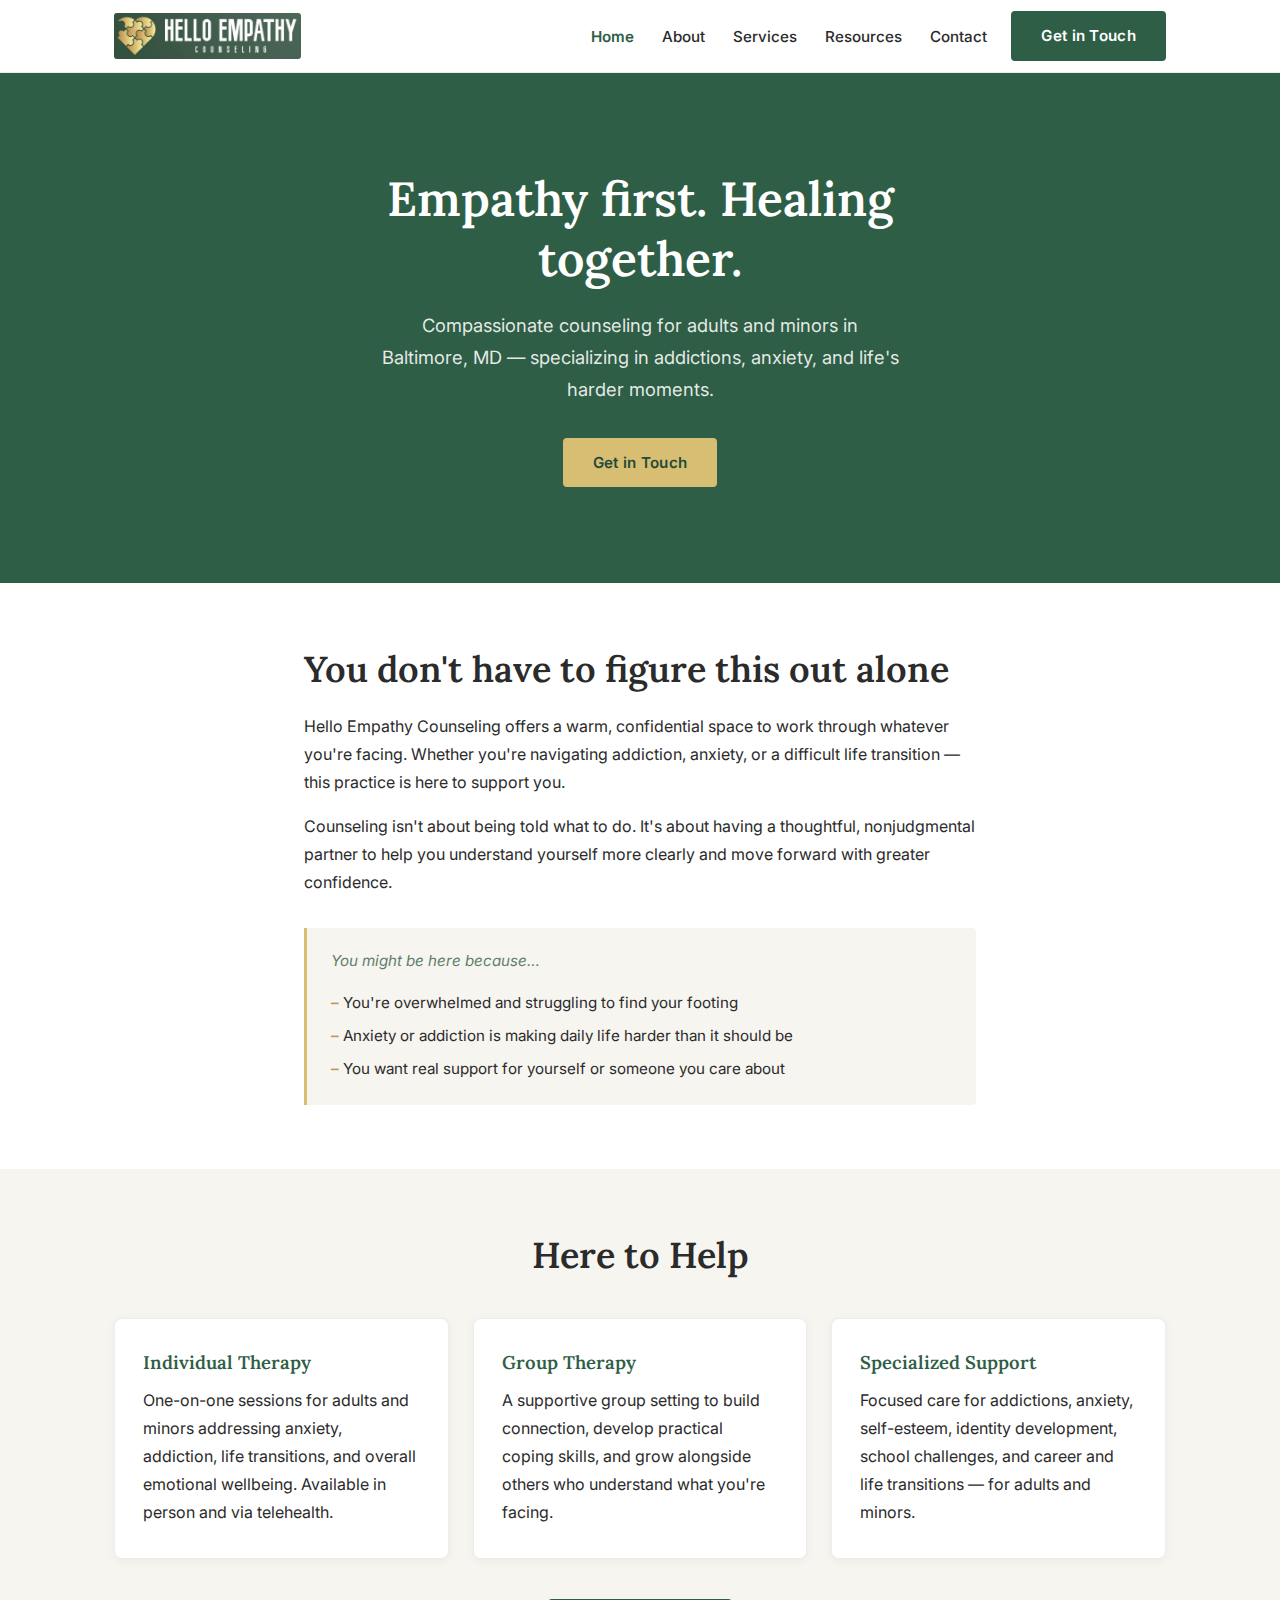
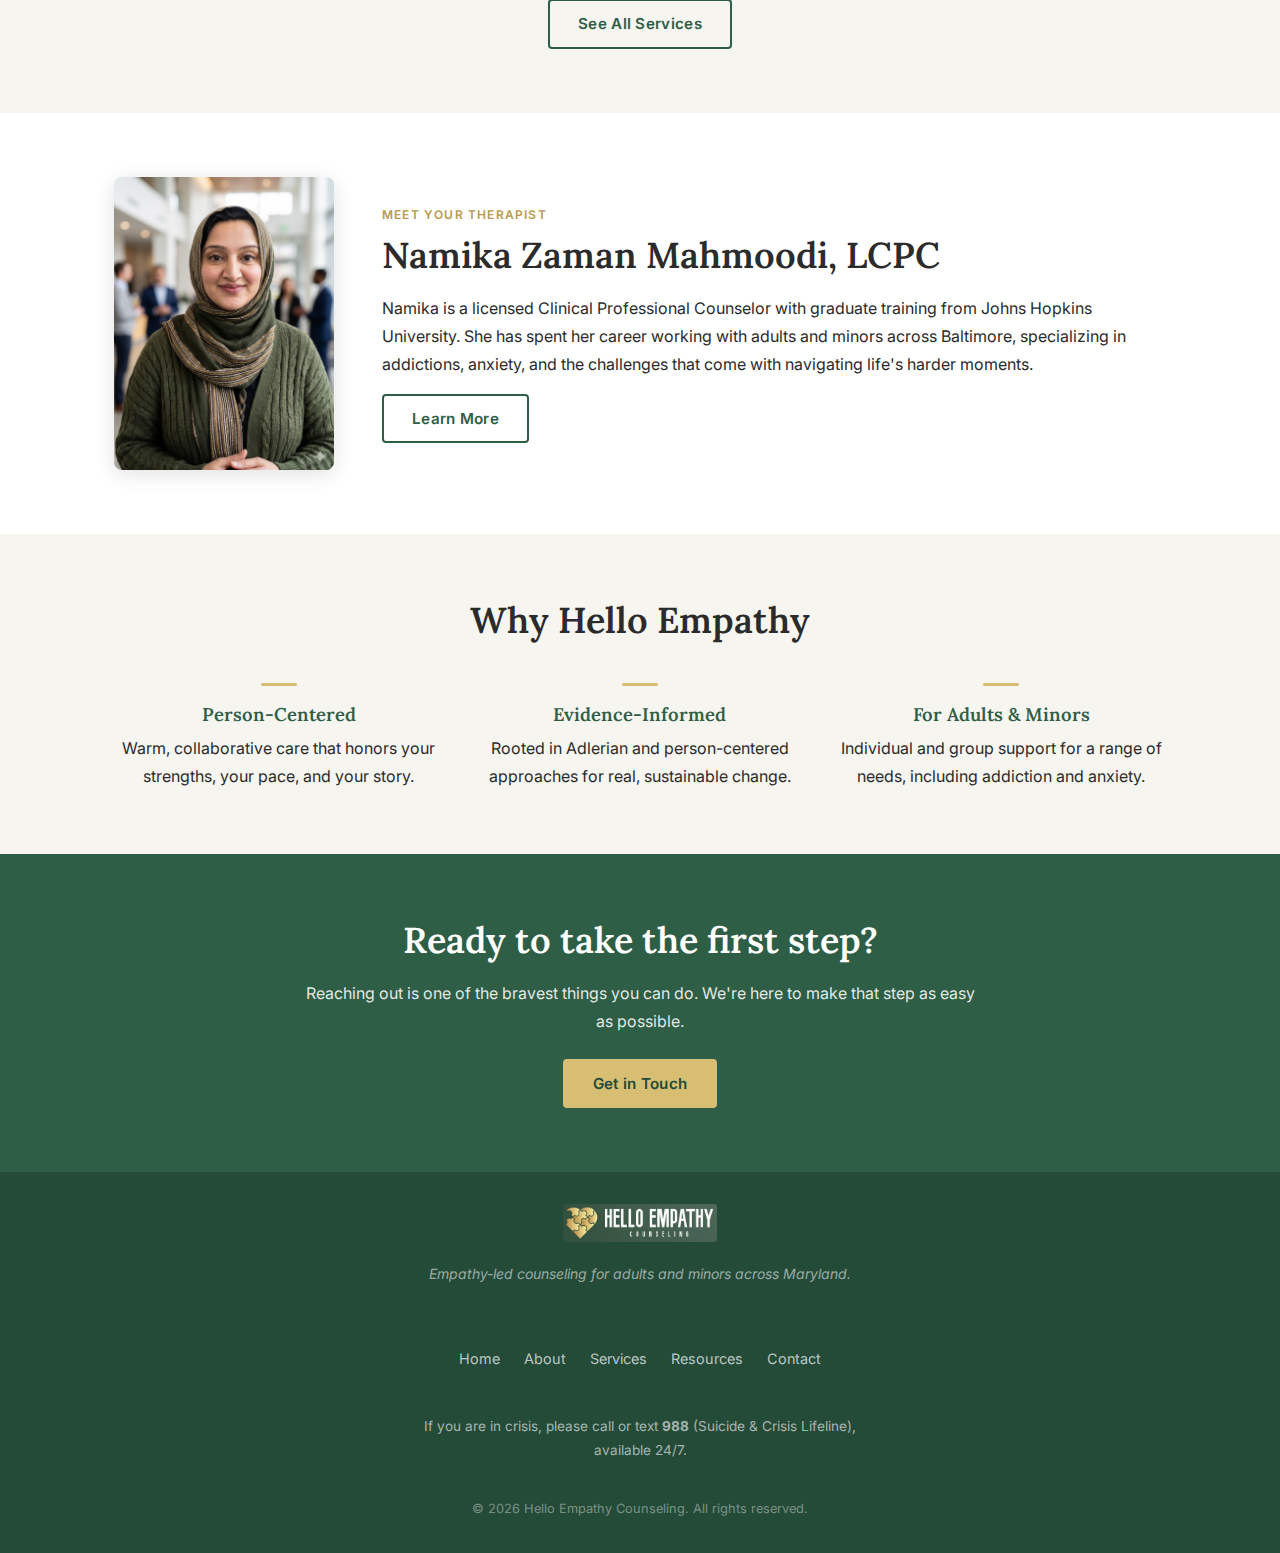
<file: index.html>
<!DOCTYPE html>
<html lang="en">
<head>
  <meta charset="UTF-8">
  <meta name="viewport" content="width=device-width, initial-scale=1.0">
  <meta name="description" content="Hello Empathy Counseling — compassionate therapy for adults and minors in Baltimore, MD. Specializing in addictions and anxiety. Telehealth available across Maryland.">
  <title>Hello Empathy Counseling</title>
  <link rel="icon" type="image/svg+xml" href="assets/brand/favicon.svg">
  <meta name="theme-color" content="#2F5E46">
  <meta property="og:type" content="website">
  <meta property="og:site_name" content="Hello Empathy Counseling">
  <meta property="og:title" content="Hello Empathy Counseling">
  <meta property="og:description" content="Compassionate counseling for adults and minors in Baltimore, MD — specializing in addictions, anxiety, and life's harder moments.">
  <meta property="og:image" content="assets/brand/logo.jpg">
  <meta property="og:url" content="https://helloempathycounseling.com/">
  <meta name="twitter:card" content="summary">
  <link rel="preconnect" href="https://fonts.googleapis.com">
  <link rel="preconnect" href="https://fonts.gstatic.com" crossorigin>
  <link href="https://fonts.googleapis.com/css2?family=Lora:wght@400;600&family=Inter:wght@400;500;600&display=swap" rel="stylesheet">
  <link rel="stylesheet" href="css/style.css">
</head>
<body>

  <header>
    <nav aria-label="Main navigation">
      <a href="index.html" class="nav-logo" aria-label="Hello Empathy Counseling — home">
        <img src="assets/brand/logo.jpg" alt="Hello Empathy Counseling logo">
      </a>
      <button class="nav-toggle" aria-label="Open navigation menu" aria-expanded="false" aria-controls="nav-links">
        <span></span>
        <span></span>
        <span></span>
      </button>
      <ul class="nav-links" id="nav-links">
        <li><a href="index.html" aria-current="page">Home</a></li>
        <li><a href="about.html">About</a></li>
        <li><a href="services.html">Services</a></li>
        <li><a href="resources.html">Resources</a></li>
        <li><a href="contact.html">Contact</a></li>
      </ul>
      <a href="contact.html" class="btn btn-primary nav-cta">Get in Touch</a>
    </nav>
  </header>

  <main>

    <!-- Hero -->
    <section class="hero">
      <div class="container">
        <h1>Empathy first. Healing together.</h1>
        <p class="hero-sub">Compassionate counseling for adults and minors in Baltimore, MD — specializing in addictions, anxiety, and life's harder moments.</p>
        <a href="contact.html" class="btn btn-gold">Get in Touch</a>
      </div>
    </section>

    <!-- Introduction -->
    <section class="section intro">
      <div class="container container-narrow">
        <h2>You don't have to figure this out alone</h2>
        <p>Hello Empathy Counseling offers a warm, confidential space to work through whatever you're facing. Whether you're navigating addiction, anxiety, or a difficult life transition — this practice is here to support you.</p>
        <p>Counseling isn't about being told what to do. It's about having a thoughtful, nonjudgmental partner to help you understand yourself more clearly and move forward with greater confidence.</p>
        <div class="intro-resonance">
          <p>You might be here because&hellip;</p>
          <ul>
            <li>You're overwhelmed and struggling to find your footing</li>
            <li>Anxiety or addiction is making daily life harder than it should be</li>
            <li>You want real support for yourself or someone you care about</li>
          </ul>
        </div>
      </div>
    </section>

    <!-- Services Overview -->
    <section class="section services-overview bg-light">
      <div class="container">
        <h2 class="text-center">Here to Help</h2>
        <div class="card-grid">
          <div class="card">
            <h3>Individual Therapy</h3>
            <p>One-on-one sessions for adults and minors addressing anxiety, addiction, life transitions, and overall emotional wellbeing. Available in person and via telehealth.</p>
          </div>
          <div class="card">
            <h3>Group Therapy</h3>
            <p>A supportive group setting to build connection, develop practical coping skills, and grow alongside others who understand what you're facing.</p>
          </div>
          <div class="card">
            <h3>Specialized Support</h3>
            <p>Focused care for addictions, anxiety, self-esteem, identity development, school challenges, and career and life transitions — for adults and minors.</p>
          </div>
        </div>
        <div class="section-cta">
          <a href="services.html" class="btn btn-outline">See All Services</a>
        </div>
      </div>
    </section>

    <!-- About Teaser -->
    <section class="section">
      <div class="container">
        <div class="about-teaser-inner">
          <div class="about-teaser-photo">
            <img src="assets/images/NamikaHeadshot.jpg" alt="Namika Mahmoodi, LCPC — therapist at Hello Empathy Counseling">
          </div>
          <div class="about-teaser-text">
            <span class="about-teaser-label">Meet Your Therapist</span>
            <h2>Namika Zaman Mahmoodi, LCPC</h2>
            <p>Namika is a licensed Clinical Professional Counselor with graduate training from Johns Hopkins University. She has spent her career working with adults and minors across Baltimore, specializing in addictions, anxiety, and the challenges that come with navigating life's harder moments.</p>
            <a href="about.html" class="btn btn-outline">Learn More</a>
          </div>
        </div>
      </div>
    </section>

    <!-- Trust Pillars -->
    <section class="section trust bg-light">
      <div class="container">
        <h2 class="text-center">Why Hello Empathy</h2>
        <div class="trust-grid">
          <div class="trust-item">
            <h3>Person-Centered</h3>
            <p>Warm, collaborative care that honors your strengths, your pace, and your story.</p>
          </div>
          <div class="trust-item">
            <h3>Evidence-Informed</h3>
            <p>Rooted in Adlerian and person-centered approaches for real, sustainable change.</p>
          </div>
          <div class="trust-item">
            <h3>For Adults &amp; Minors</h3>
            <p>Individual and group support for a range of needs, including addiction and anxiety.</p>
          </div>
        </div>
      </div>
    </section>

    <!-- CTA Strip -->
    <section class="section cta-strip bg-green">
      <div class="container container-narrow text-center">
        <h2>Ready to take the first step?</h2>
        <p>Reaching out is one of the bravest things you can do. We're here to make that step as easy as possible.</p>
        <a href="contact.html" class="btn btn-gold">Get in Touch</a>
      </div>
    </section>

  </main>

  <footer>
    <div class="container footer-inner">
      <a href="index.html" class="footer-logo" aria-label="Hello Empathy Counseling — home">
        <img src="assets/brand/logo.jpg" alt="Hello Empathy Counseling logo">
      </a>
      <p class="footer-tagline">Empathy-led counseling for adults and minors across Maryland.</p>
      <nav class="footer-nav" aria-label="Footer navigation">
        <a href="index.html">Home</a>
        <a href="about.html">About</a>
        <a href="services.html">Services</a>
        <a href="resources.html">Resources</a>
        <a href="contact.html">Contact</a>
      </nav>
      <p class="footer-crisis">If you are in crisis, please call or text <strong>988</strong> (Suicide &amp; Crisis Lifeline), available 24/7.</p>
      <p class="footer-copy">&copy; 2026 Hello Empathy Counseling. All rights reserved.</p>
    </div>
  </footer>

  <script src="js/main.js"></script>
</body>
</html>
</file>
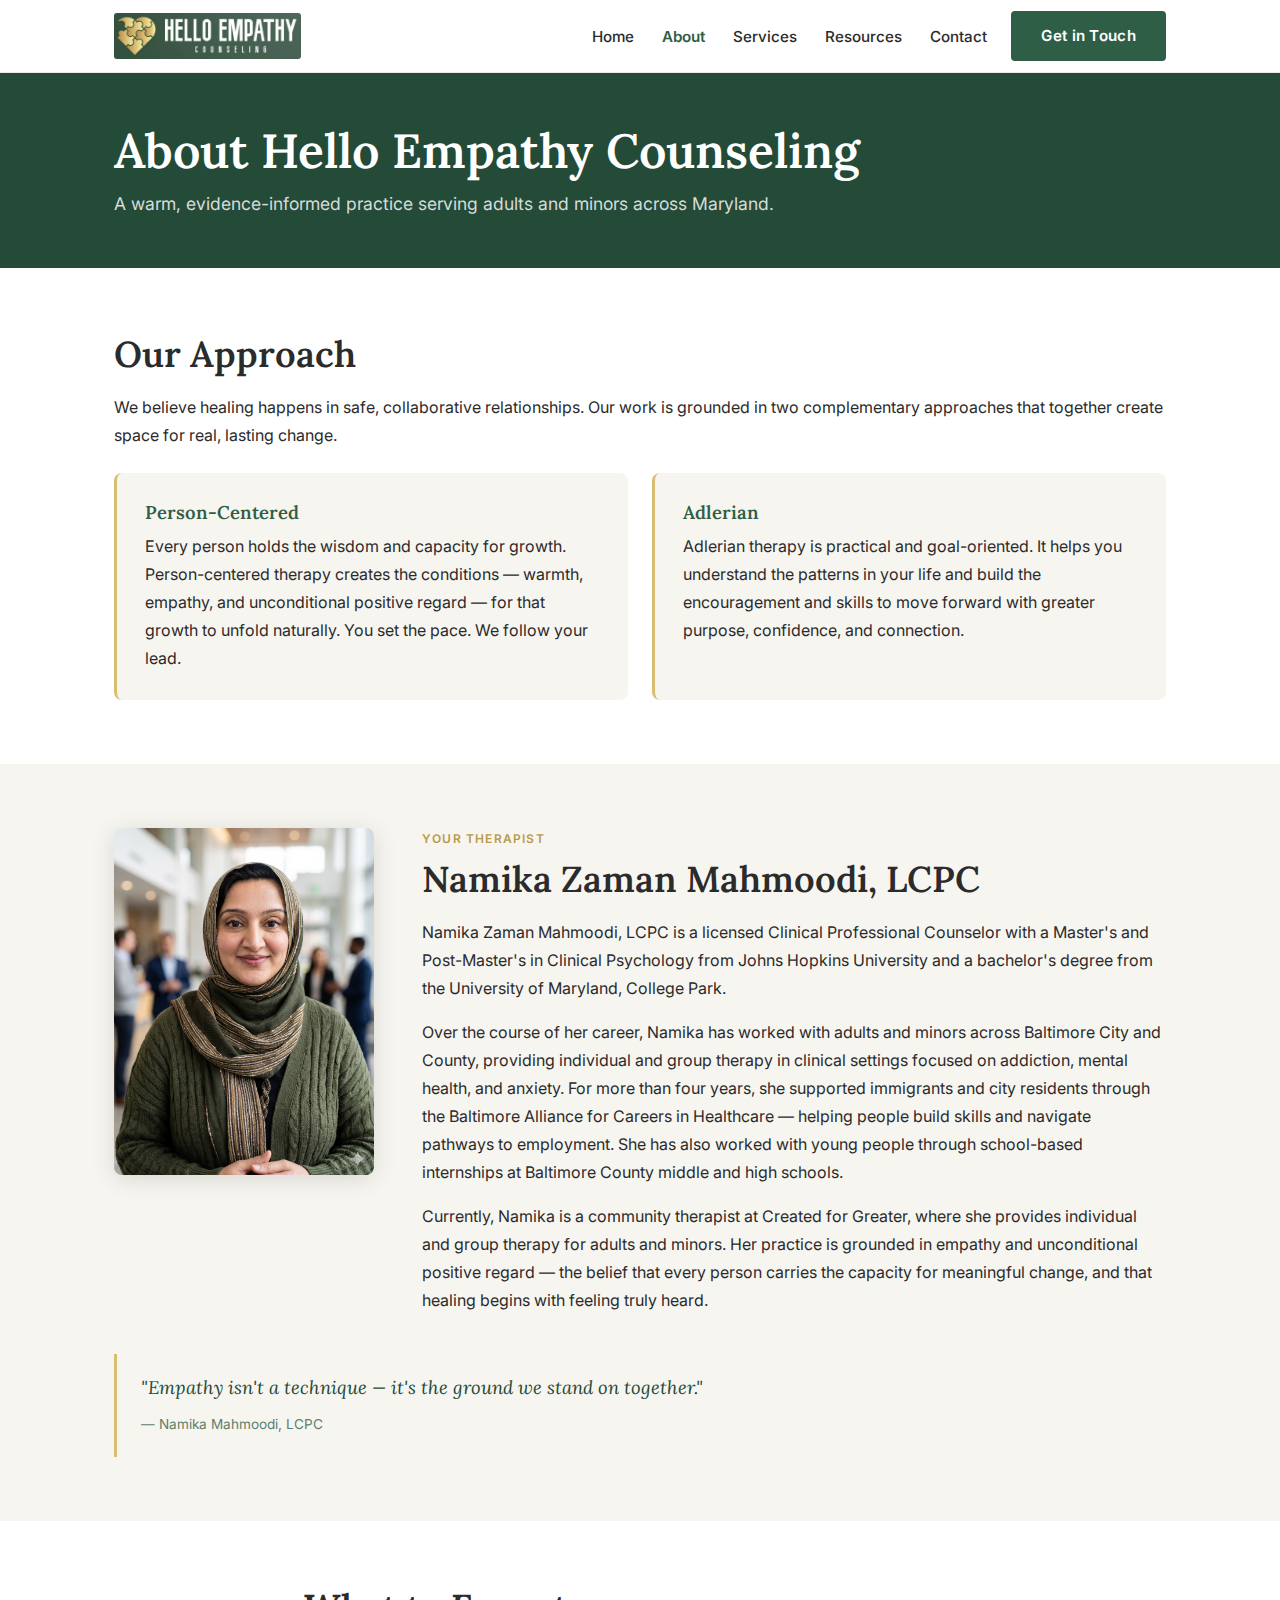
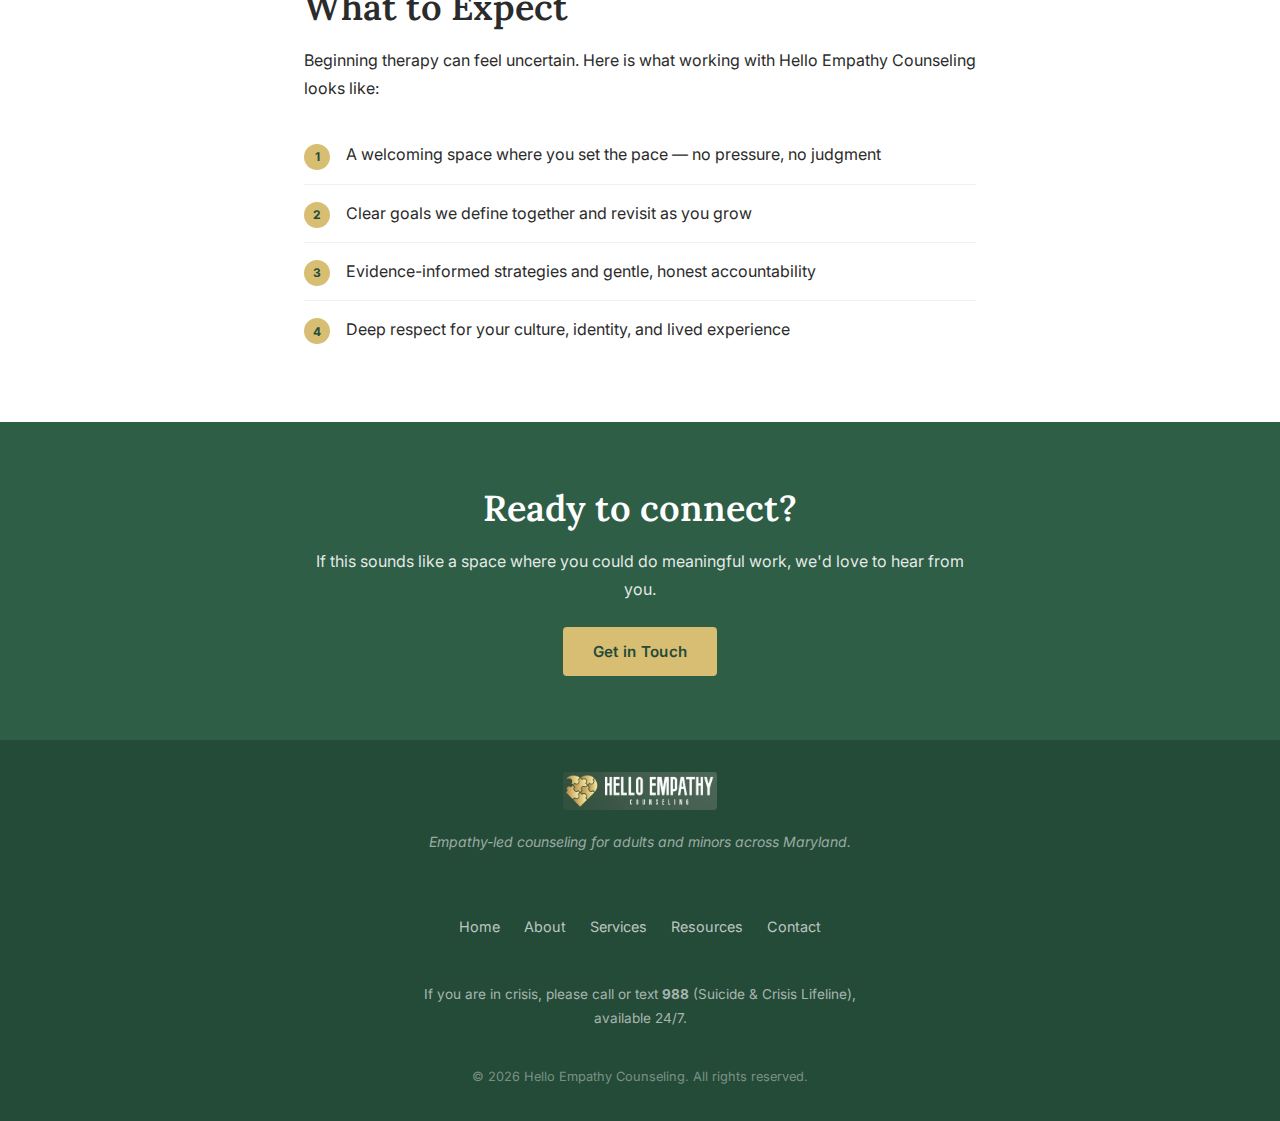
<file: about.html>
<!DOCTYPE html>
<html lang="en">
<head>
  <meta charset="UTF-8">
  <meta name="viewport" content="width=device-width, initial-scale=1.0">
  <meta name="description" content="About Hello Empathy Counseling — meet Namika Mahmoodi, LCPC and learn about our person-centered, evidence-informed approach.">
  <title>About | Hello Empathy Counseling</title>
  <link rel="icon" type="image/svg+xml" href="assets/brand/favicon.svg">
  <meta name="theme-color" content="#2F5E46">
  <meta property="og:type" content="website">
  <meta property="og:site_name" content="Hello Empathy Counseling">
  <meta property="og:title" content="About | Hello Empathy Counseling">
  <meta property="og:description" content="Meet Namika Mahmoodi, LCPC and learn about our person-centered, evidence-informed approach.">
  <meta property="og:image" content="assets/brand/logo.jpg">
  <meta property="og:url" content="https://helloempathycounseling.com/about.html">
  <meta name="twitter:card" content="summary">
  <link rel="preconnect" href="https://fonts.googleapis.com">
  <link rel="preconnect" href="https://fonts.gstatic.com" crossorigin>
  <link href="https://fonts.googleapis.com/css2?family=Lora:wght@400;600&family=Inter:wght@400;500;600&display=swap" rel="stylesheet">
  <link rel="stylesheet" href="css/style.css">
</head>
<body>

  <header>
    <nav aria-label="Main navigation">
      <a href="index.html" class="nav-logo" aria-label="Hello Empathy Counseling — home">
        <img src="assets/brand/logo.jpg" alt="Hello Empathy Counseling logo">
      </a>
      <button class="nav-toggle" aria-label="Open navigation menu" aria-expanded="false" aria-controls="nav-links">
        <span></span>
        <span></span>
        <span></span>
      </button>
      <ul class="nav-links" id="nav-links">
        <li><a href="index.html">Home</a></li>
        <li><a href="about.html" aria-current="page">About</a></li>
        <li><a href="services.html">Services</a></li>
        <li><a href="resources.html">Resources</a></li>
        <li><a href="contact.html">Contact</a></li>
      </ul>
      <a href="contact.html" class="btn btn-primary nav-cta">Get in Touch</a>
    </nav>
  </header>

  <main>

    <section class="page-header">
      <div class="container">
        <h1>About Hello Empathy Counseling</h1>
        <p>A warm, evidence-informed practice serving adults and minors across Maryland.</p>
      </div>
    </section>

    <!-- Our Approach -->
    <section class="section">
      <div class="container">
        <h2>Our Approach</h2>
        <p>We believe healing happens in safe, collaborative relationships. Our work is grounded in two complementary approaches that together create space for real, lasting change.</p>
        <div class="approach-grid">
          <div class="approach-card">
            <h3>Person-Centered</h3>
            <p>Every person holds the wisdom and capacity for growth. Person-centered therapy creates the conditions — warmth, empathy, and unconditional positive regard — for that growth to unfold naturally. You set the pace. We follow your lead.</p>
          </div>
          <div class="approach-card">
            <h3>Adlerian</h3>
            <p>Adlerian therapy is practical and goal-oriented. It helps you understand the patterns in your life and build the encouragement and skills to move forward with greater purpose, confidence, and connection.</p>
          </div>
        </div>
      </div>
    </section>

    <!-- Meet Namika -->
    <section class="section bg-light">
      <div class="container">
        <div class="bio-section">
          <div class="bio-photo">
            <img src="assets/images/NamikaHeadshot.jpg" alt="Namika Mahmoodi, LCPC — therapist at Hello Empathy Counseling">
          </div>
          <div class="bio-text">
            <span class="bio-label">Your Therapist</span>
            <h2>Namika Zaman Mahmoodi, LCPC</h2>
            <p>Namika Zaman Mahmoodi, LCPC is a licensed Clinical Professional Counselor with a Master's and Post-Master's in Clinical Psychology from Johns Hopkins University and a bachelor's degree from the University of Maryland, College Park.</p>
            <p>Over the course of her career, Namika has worked with adults and minors across Baltimore City and County, providing individual and group therapy in clinical settings focused on addiction, mental health, and anxiety. For more than four years, she supported immigrants and city residents through the Baltimore Alliance for Careers in Healthcare — helping people build skills and navigate pathways to employment. She has also worked with young people through school-based internships at Baltimore County middle and high schools.</p>
            <p>Currently, Namika is a community therapist at Created for Greater, where she provides individual and group therapy for adults and minors. Her practice is grounded in empathy and unconditional positive regard — the belief that every person carries the capacity for meaningful change, and that healing begins with feeling truly heard.</p>
          </div>
        </div>
        <blockquote class="pull-quote">
          <p>"Empathy isn't a technique — it's the ground we stand on together."</p>
          <cite>— Namika Mahmoodi, LCPC</cite>
        </blockquote>
      </div>
    </section>

    <!-- What to Expect -->
    <section class="section">
      <div class="container container-narrow">
        <h2>What to Expect</h2>
        <p>Beginning therapy can feel uncertain. Here is what working with Hello Empathy Counseling looks like:</p>
        <ul class="expect-list">
          <li>
            <span class="expect-num" aria-hidden="true">1</span>
            <span>A welcoming space where you set the pace — no pressure, no judgment</span>
          </li>
          <li>
            <span class="expect-num" aria-hidden="true">2</span>
            <span>Clear goals we define together and revisit as you grow</span>
          </li>
          <li>
            <span class="expect-num" aria-hidden="true">3</span>
            <span>Evidence-informed strategies and gentle, honest accountability</span>
          </li>
          <li>
            <span class="expect-num" aria-hidden="true">4</span>
            <span>Deep respect for your culture, identity, and lived experience</span>
          </li>
        </ul>
      </div>
    </section>

    <!-- CTA -->
    <section class="section bg-green cta-strip">
      <div class="container container-narrow text-center">
        <h2>Ready to connect?</h2>
        <p>If this sounds like a space where you could do meaningful work, we'd love to hear from you.</p>
        <a href="contact.html" class="btn btn-gold">Get in Touch</a>
      </div>
    </section>

  </main>

  <footer>
    <div class="container footer-inner">
      <a href="index.html" class="footer-logo" aria-label="Hello Empathy Counseling — home">
        <img src="assets/brand/logo.jpg" alt="Hello Empathy Counseling logo">
      </a>
      <p class="footer-tagline">Empathy-led counseling for adults and minors across Maryland.</p>
      <nav class="footer-nav" aria-label="Footer navigation">
        <a href="index.html">Home</a>
        <a href="about.html">About</a>
        <a href="services.html">Services</a>
        <a href="resources.html">Resources</a>
        <a href="contact.html">Contact</a>
      </nav>
      <p class="footer-crisis">If you are in crisis, please call or text <strong>988</strong> (Suicide &amp; Crisis Lifeline), available 24/7.</p>
      <p class="footer-copy">&copy; 2026 Hello Empathy Counseling. All rights reserved.</p>
    </div>
  </footer>

  <script src="js/main.js"></script>
</body>
</html>
</file>
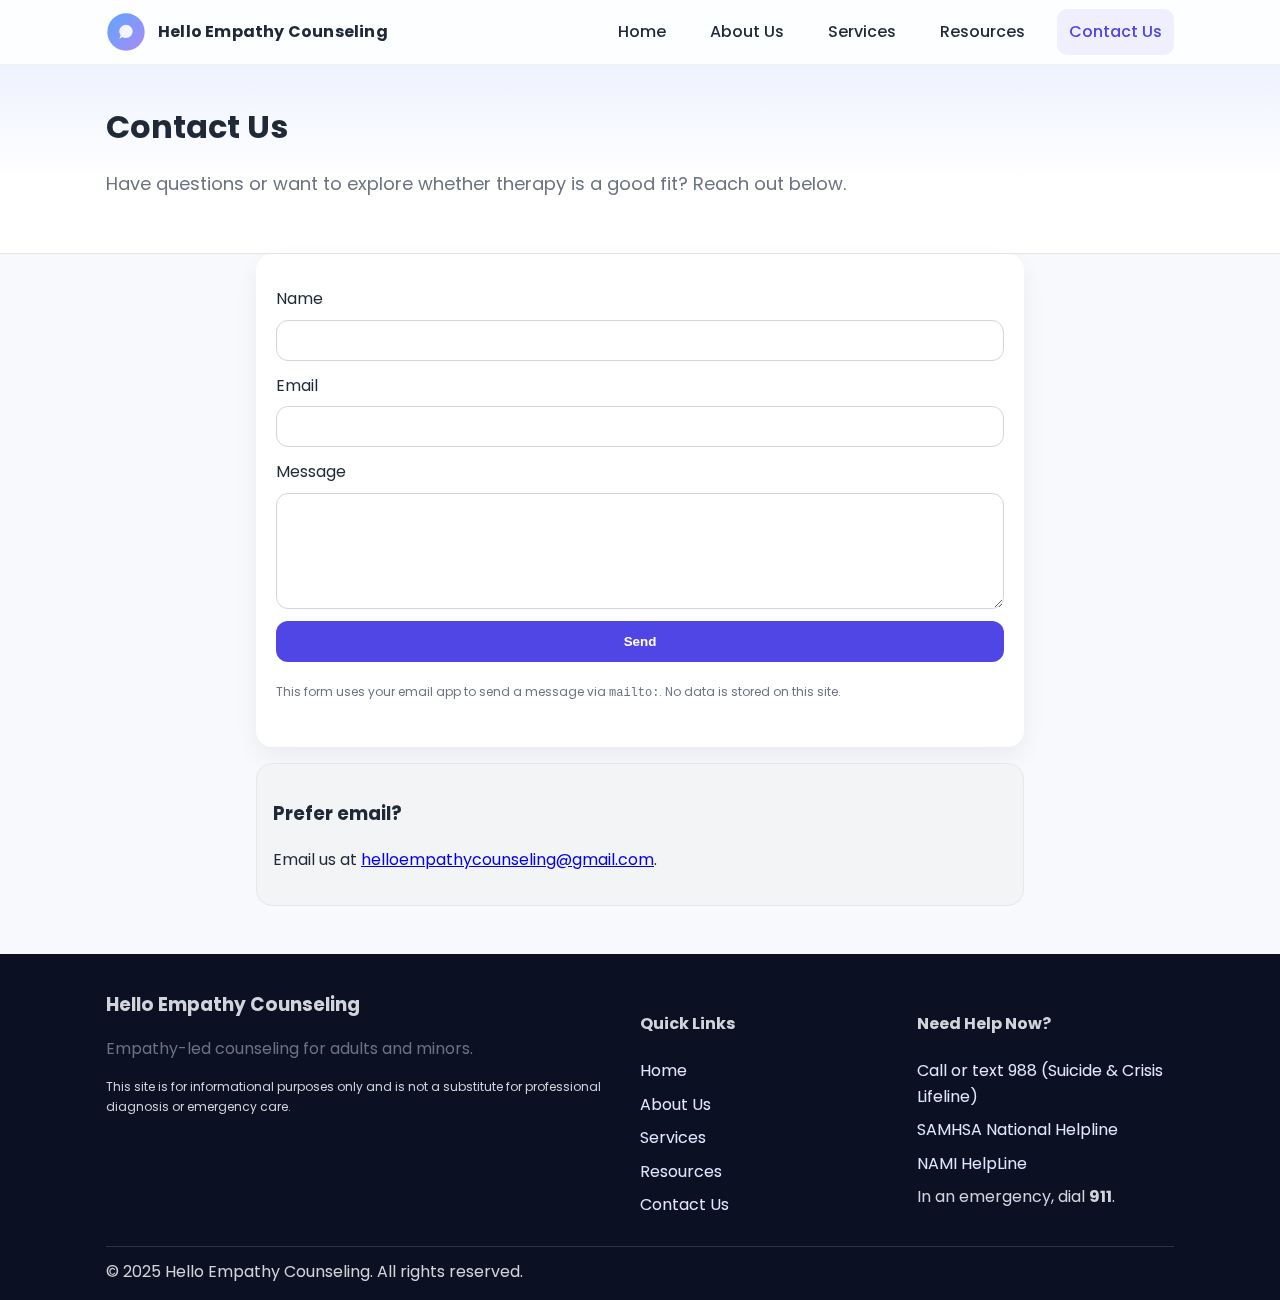
<file: contact.html>
<!doctype html>
<html lang="en">
<head>
  <meta charset="utf-8" />
  <meta name="viewport" content="width=device-width, initial-scale=1" />
  <title>Contact Us • Hello Empathy Counseling</title>
  <meta name="description" content="A small mental health practice offering empathic, person-centered counseling for adults and minors. Services include individual and group therapy, with specialties in addictions and anxiety." />
  <meta name="theme-color" content="#6ca3ff" />
  <meta property="og:title" content="Contact Us • Hello Empathy Counseling" />
  <meta property="og:description" content="A small mental health practice offering empathic, person-centered counseling for adults and minors. Services include individual and group therapy, with specialties in addictions and anxiety." />
  <meta property="og:type" content="website" />
  <meta property="og:url" content="https://example.com/contact.html" />
  <meta property="og:image" content="assets/img/og-image.png" />
  <link rel="icon" href="assets/img/favicon.svg" type="image/svg+xml" />
  <link rel="stylesheet" href="assets/css/styles.css" />
  <link rel="preconnect" href="https://fonts.gstatic.com" crossorigin>
  <link href="https://fonts.googleapis.com/css2?family=Poppins:wght@300;400;600&display=swap" rel="stylesheet">
  <script defer src="assets/js/main.js"></script>
  <script type="application/ld+json">
  {"@context": "https://schema.org", "@type": "Organization", "name": "Hello Empathy Counseling", "description": "A small mental health practice offering empathic, person-centered counseling for adults and minors. Services include individual and group therapy, with specialties in addictions and anxiety.", "url": "https://example.com", "founder": {"@type": "Person", "name": "Namika Mahmoodi"}, "logo": "https://example.com/assets/img/logo.svg", "sameAs": []}
  </script>
</head>
<body>
<a class="skip-link" href="#content">Skip to content</a>
<header class="site-header">
  <div class="container header-inner">
    <a class="brand" href="index.html" aria-label="Go to home">
      <img src="assets/img/logo.svg" alt="" width="40" height="40" />
      <span class="brand-text">Hello Empathy Counseling</span>
    </a>
    <button class="menu-toggle" aria-expanded="false" aria-controls="site-nav">
      <span class="sr-only">Toggle menu</span>
      ☰
    </button>
    <nav id="site-nav" class="site-nav" aria-label="Primary"></nav>
  </div>
</header>
<main id="content">

<section class="page-hero">
  <div class="container">
    <h1>Contact Us</h1>
    <p class="lead">Have questions or want to explore whether therapy is a good fit? Reach out below.</p>
  </div>
</section>

<section class="container narrow">
  <form id="contact-form" class="form card" aria-describedby="formHelp">
    <div class="form-row">
      <label for="name">Name</label>
      <input id="name" name="name" type="text" required />
    </div>
    <div class="form-row">
      <label for="email">Email</label>
      <input id="email" name="email" type="email" required />
    </div>
    <div class="form-row">
      <label for="message">Message</label>
      <textarea id="message" name="message" rows="6" required></textarea>
    </div>
    <div class="form-row">
      <button class="btn btn-primary" type="submit">Send</button>
      <p id="formHelp" class="tiny muted">This form uses your email app to send a message via <code>mailto:</code>. No data is stored on this site.</p>
    </div>
  </form>

  <div class="panel mt-4">
    <h3>Prefer email?</h3>
    <p>Email us at <a id="contact-email" href="mailto:helloempathycounseling@gmail.com">helloempathycounseling@gmail.com</a>. </p>
  </div>
</section>

</main>
<footer class="site-footer">
  <div class="container">
    <div class="footer-grid">
      <div>
        <h3 class="footer-title">Hello Empathy Counseling</h3>
        <p class="muted">Empathy-led counseling for adults and minors.</p>
        <p class="tiny">This site is for informational purposes only and is not a substitute for professional diagnosis or emergency care.</p>
      </div>
      <div>
        <h4>Quick Links</h4>
        <ul class="footer-links">
          <li><a href="index.html">Home</a></li><li><a href="about.html">About Us</a></li><li><a href="services.html">Services</a></li><li><a href="resources.html">Resources</a></li><li><a href="contact.html">Contact Us</a></li>
        </ul>
      </div>
      <div>
        <h4>Need Help Now?</h4>
        <ul class="footer-links">
          <li><a href="tel:988">Call or text 988 (Suicide & Crisis Lifeline)</a></li>
          <li><a href="https://www.samhsa.gov/find-help/national-helpline" target="_blank" rel="noopener">SAMHSA National Helpline</a></li>
          <li><a href="https://www.nami.org/help" target="_blank" rel="noopener">NAMI HelpLine</a></li>
          <li>In an emergency, dial <strong>911</strong>.</li>
        </ul>
      </div>
    </div>
    <div class="footer-bottom">
      <span>© 2025 Hello Empathy Counseling. All rights reserved.</span>
    </div>
  </div>
</footer>
</body>
</html>
</file>
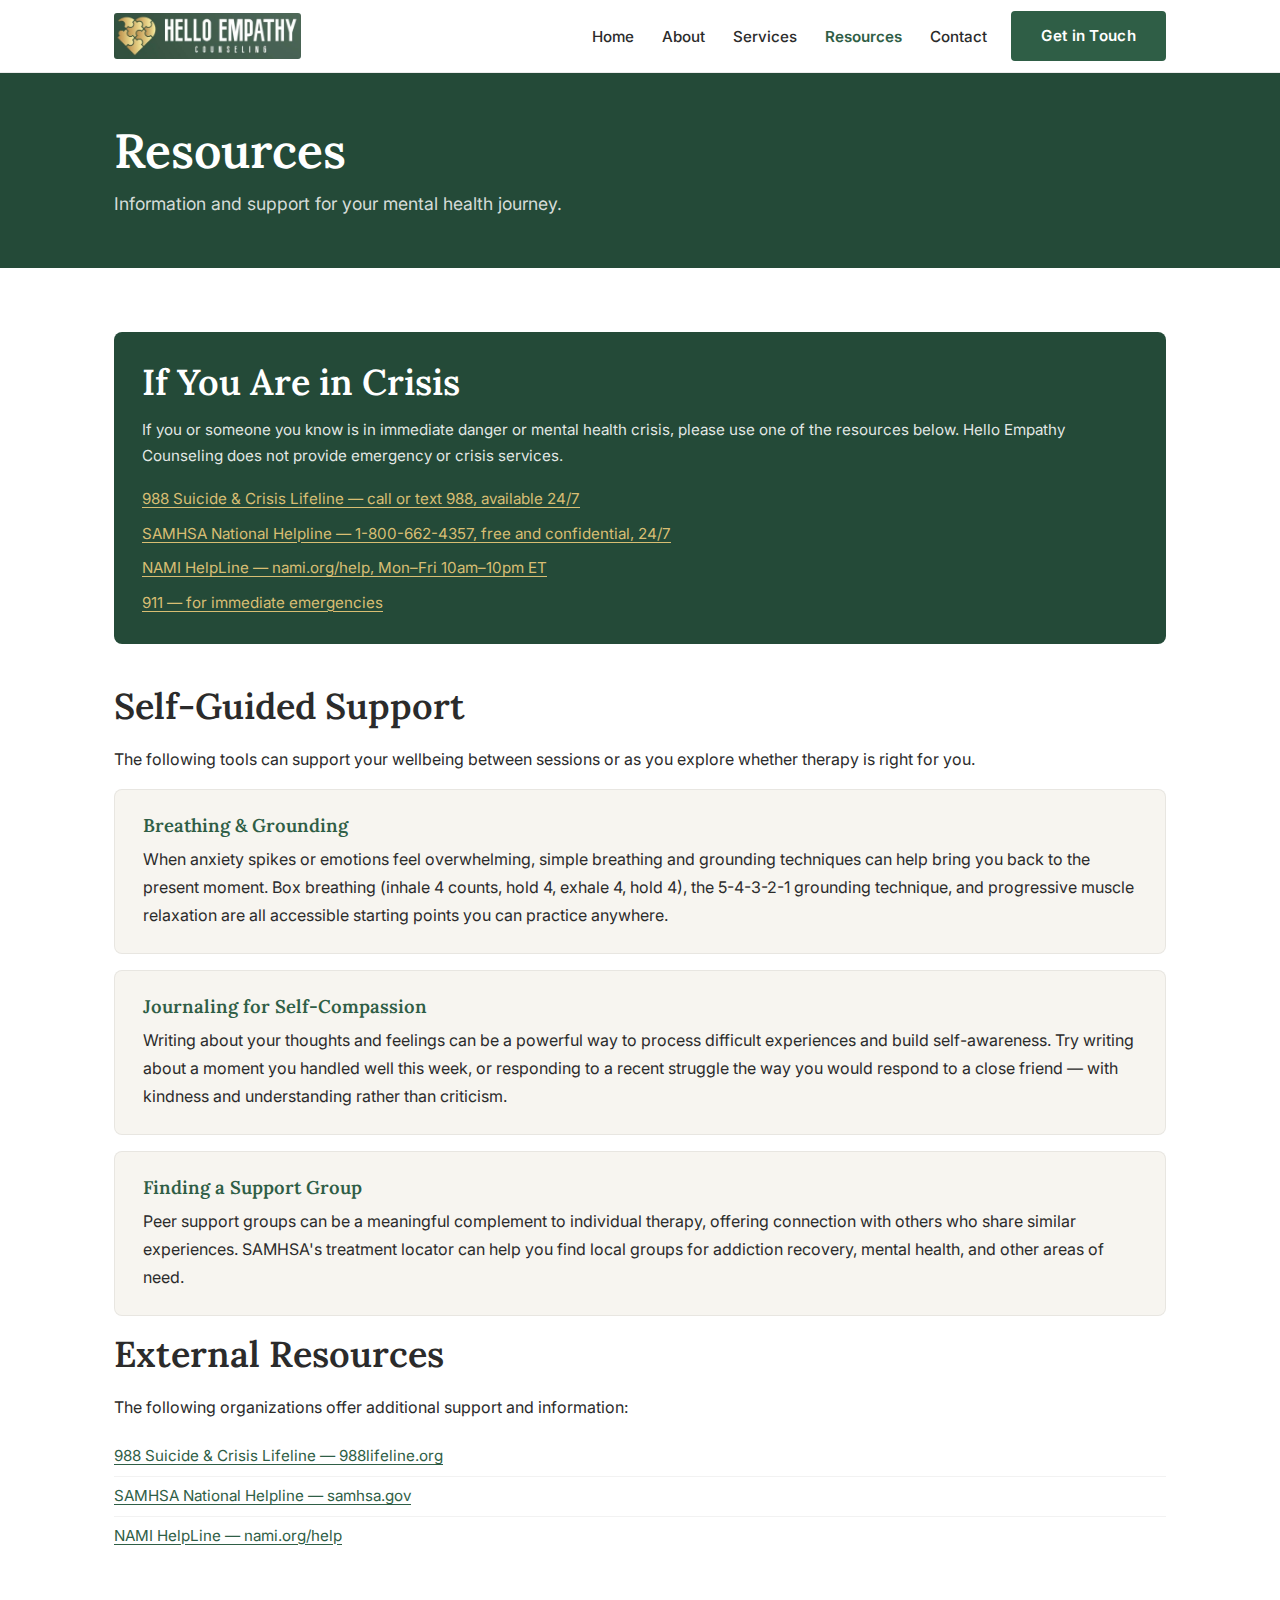
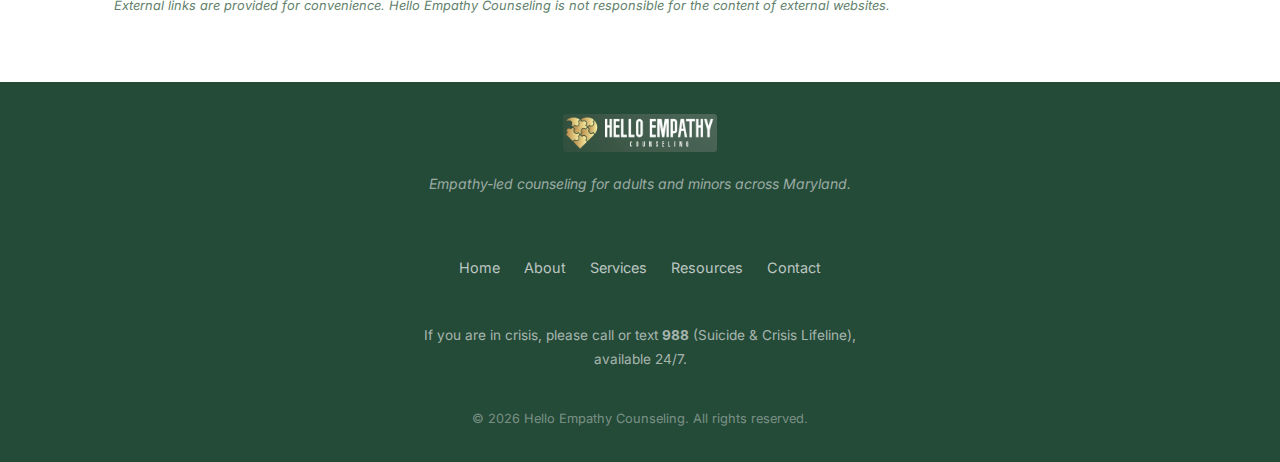
<file: resources.html>
<!DOCTYPE html>
<html lang="en">
<head>
  <meta charset="UTF-8">
  <meta name="viewport" content="width=device-width, initial-scale=1.0">
  <meta name="description" content="Mental health resources and crisis support from Hello Empathy Counseling — including 988, SAMHSA, and NAMI.">
  <title>Resources | Hello Empathy Counseling</title>
  <link rel="icon" type="image/svg+xml" href="assets/brand/favicon.svg">
  <meta name="theme-color" content="#2F5E46">
  <meta property="og:type" content="website">
  <meta property="og:site_name" content="Hello Empathy Counseling">
  <meta property="og:title" content="Resources | Hello Empathy Counseling">
  <meta property="og:description" content="Mental health resources and crisis support — including 988, SAMHSA, and NAMI.">
  <meta property="og:image" content="assets/brand/logo.jpg">
  <meta property="og:url" content="https://helloempathycounseling.com/resources.html">
  <meta name="twitter:card" content="summary">
  <link rel="preconnect" href="https://fonts.googleapis.com">
  <link rel="preconnect" href="https://fonts.gstatic.com" crossorigin>
  <link href="https://fonts.googleapis.com/css2?family=Lora:wght@400;600&family=Inter:wght@400;500;600&display=swap" rel="stylesheet">
  <link rel="stylesheet" href="css/style.css">
</head>
<body>

  <header>
    <nav aria-label="Main navigation">
      <a href="index.html" class="nav-logo" aria-label="Hello Empathy Counseling — home">
        <img src="assets/brand/logo.jpg" alt="Hello Empathy Counseling logo">
      </a>
      <button class="nav-toggle" aria-label="Open navigation menu" aria-expanded="false" aria-controls="nav-links">
        <span></span>
        <span></span>
        <span></span>
      </button>
      <ul class="nav-links" id="nav-links">
        <li><a href="index.html">Home</a></li>
        <li><a href="about.html">About</a></li>
        <li><a href="services.html">Services</a></li>
        <li><a href="resources.html" aria-current="page">Resources</a></li>
        <li><a href="contact.html">Contact</a></li>
      </ul>
      <a href="contact.html" class="btn btn-primary nav-cta">Get in Touch</a>
    </nav>
  </header>

  <main>

    <section class="page-header">
      <div class="container">
        <h1>Resources</h1>
        <p>Information and support for your mental health journey.</p>
      </div>
    </section>

    <section class="section">
      <div class="container">

        <!-- Crisis Resources -->
        <div class="crisis-banner" role="region" aria-label="Crisis support resources">
          <h2>If You Are in Crisis</h2>
          <p>If you or someone you know is in immediate danger or mental health crisis, please use one of the resources below. Hello Empathy Counseling does not provide emergency or crisis services.</p>
          <div class="crisis-links">
            <a href="tel:988">988 Suicide &amp; Crisis Lifeline — call or text 988, available 24/7</a>
            <a href="https://www.samhsa.gov/find-help/national-helpline" target="_blank" rel="noopener">SAMHSA National Helpline — 1-800-662-4357, free and confidential, 24/7</a>
            <a href="https://www.nami.org/help" target="_blank" rel="noopener">NAMI HelpLine — nami.org/help, Mon–Fri 10am–10pm ET</a>
            <a href="tel:911">911 — for immediate emergencies</a>
          </div>
        </div>

        <!-- Self-Guided Support -->
        <h2>Self-Guided Support</h2>
        <p>The following tools can support your wellbeing between sessions or as you explore whether therapy is right for you.</p>

        <div class="resource-card">
          <h3>Breathing &amp; Grounding</h3>
          <p>When anxiety spikes or emotions feel overwhelming, simple breathing and grounding techniques can help bring you back to the present moment. Box breathing (inhale 4 counts, hold 4, exhale 4, hold 4), the 5-4-3-2-1 grounding technique, and progressive muscle relaxation are all accessible starting points you can practice anywhere.</p>
        </div>

        <div class="resource-card">
          <h3>Journaling for Self-Compassion</h3>
          <p>Writing about your thoughts and feelings can be a powerful way to process difficult experiences and build self-awareness. Try writing about a moment you handled well this week, or responding to a recent struggle the way you would respond to a close friend — with kindness and understanding rather than criticism.</p>
        </div>

        <div class="resource-card">
          <h3>Finding a Support Group</h3>
          <p>Peer support groups can be a meaningful complement to individual therapy, offering connection with others who share similar experiences. SAMHSA's treatment locator can help you find local groups for addiction recovery, mental health, and other areas of need.</p>
        </div>

        <!-- External Resources -->
        <h2 class="heading-spaced">External Resources</h2>
        <p>The following organizations offer additional support and information:</p>
        <ul class="external-links-list">
          <li>
            <a href="https://988lifeline.org" target="_blank" rel="noopener">988 Suicide &amp; Crisis Lifeline — 988lifeline.org</a>
          </li>
          <li>
            <a href="https://www.samhsa.gov/find-help/national-helpline" target="_blank" rel="noopener">SAMHSA National Helpline — samhsa.gov</a>
          </li>
          <li>
            <a href="https://www.nami.org/help" target="_blank" rel="noopener">NAMI HelpLine — nami.org/help</a>
          </li>
        </ul>

        <p class="resource-disclaimer">External links are provided for convenience. Hello Empathy Counseling is not responsible for the content of external websites.</p>

      </div>
    </section>

  </main>

  <footer>
    <div class="container footer-inner">
      <a href="index.html" class="footer-logo" aria-label="Hello Empathy Counseling — home">
        <img src="assets/brand/logo.jpg" alt="Hello Empathy Counseling logo">
      </a>
      <p class="footer-tagline">Empathy-led counseling for adults and minors across Maryland.</p>
      <nav class="footer-nav" aria-label="Footer navigation">
        <a href="index.html">Home</a>
        <a href="about.html">About</a>
        <a href="services.html">Services</a>
        <a href="resources.html">Resources</a>
        <a href="contact.html">Contact</a>
      </nav>
      <p class="footer-crisis">If you are in crisis, please call or text <strong>988</strong> (Suicide &amp; Crisis Lifeline), available 24/7.</p>
      <p class="footer-copy">&copy; 2026 Hello Empathy Counseling. All rights reserved.</p>
    </div>
  </footer>

  <script src="js/main.js"></script>
</body>
</html>
</file>
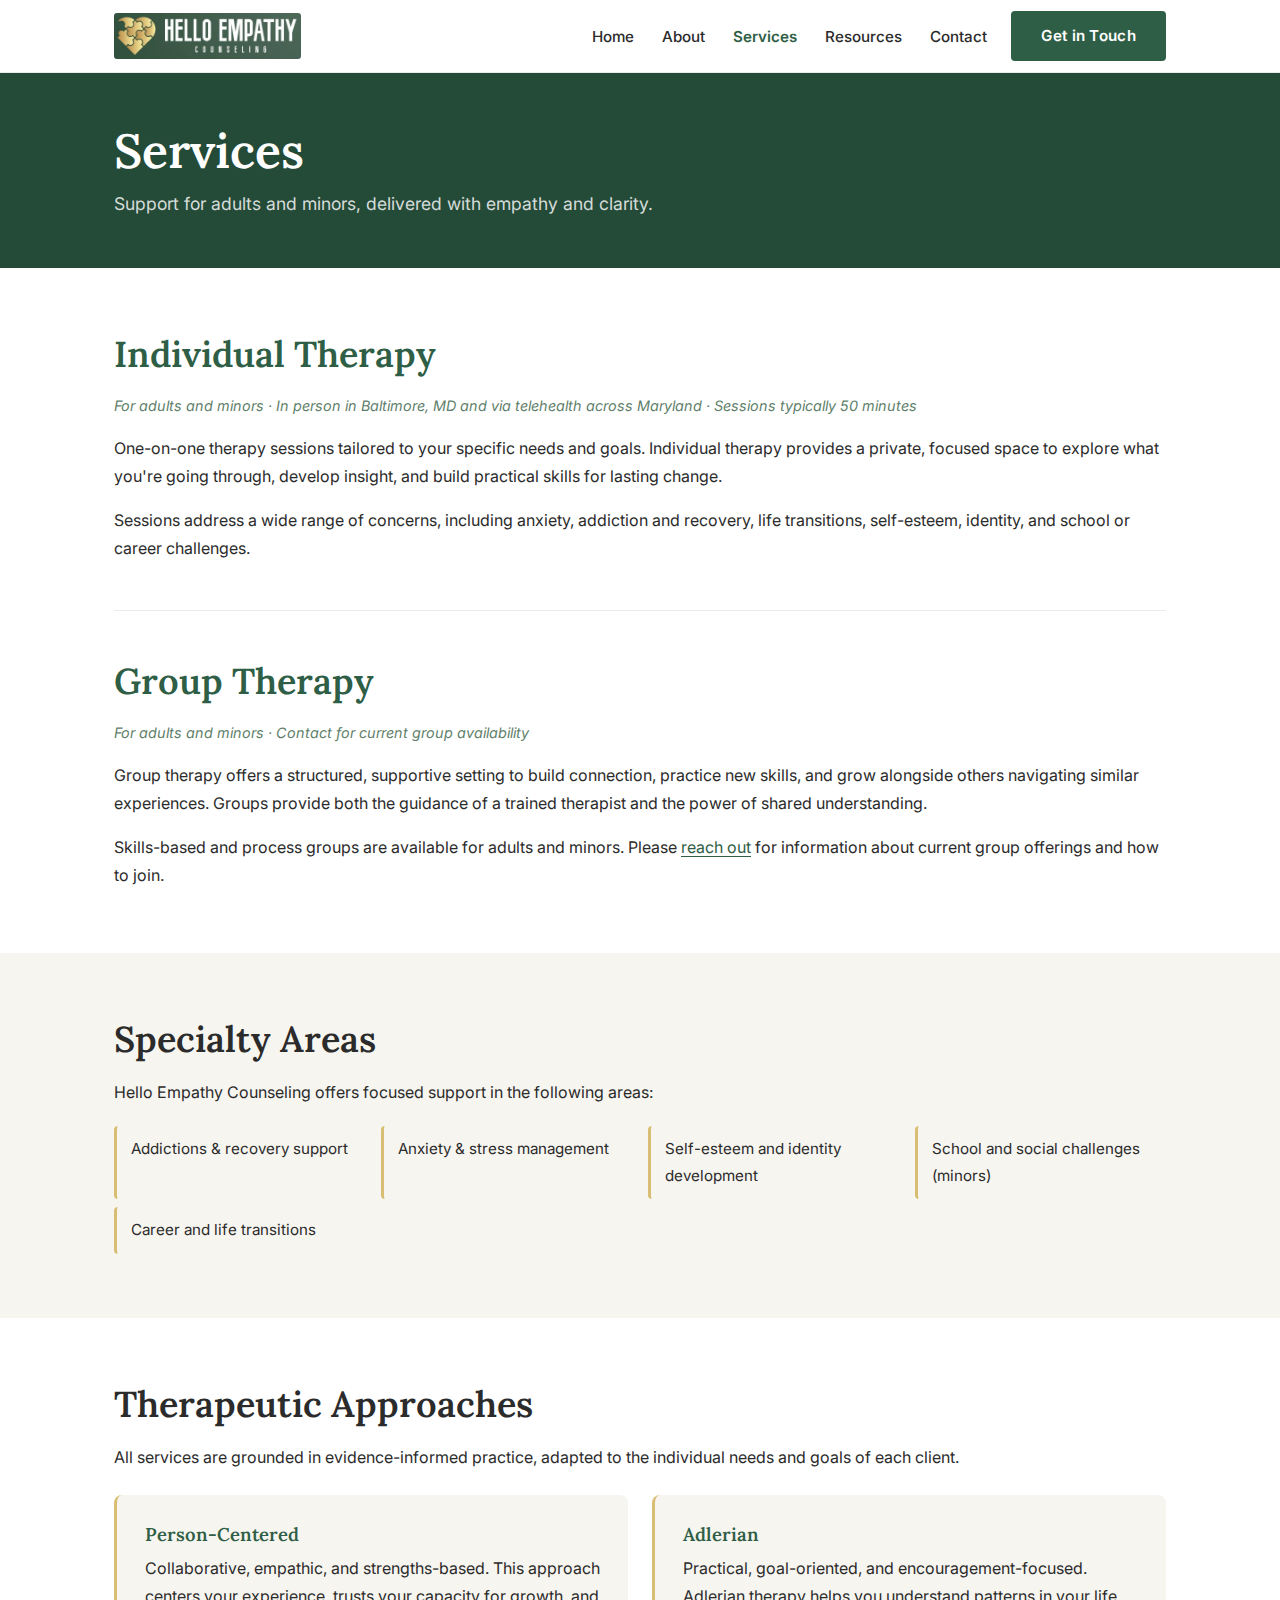
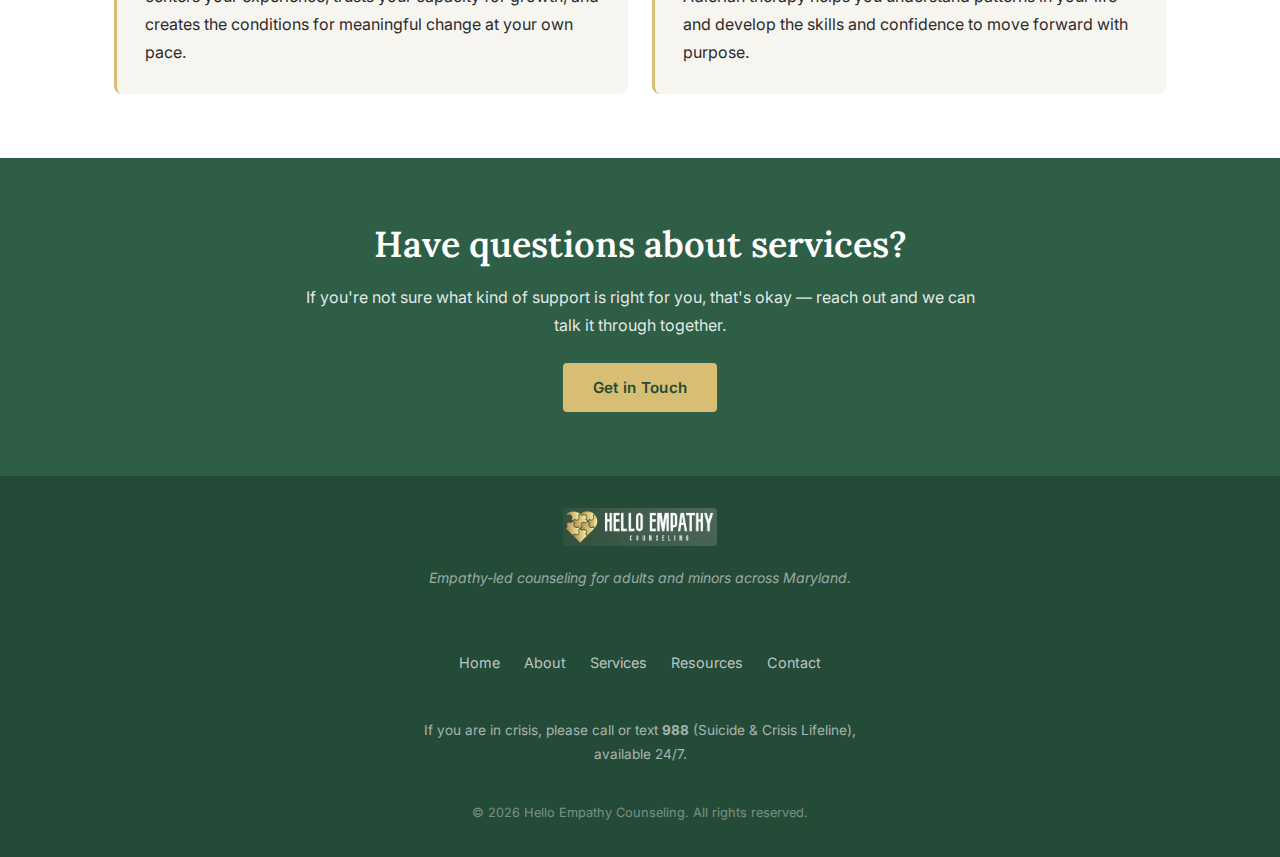
<file: services.html>
<!DOCTYPE html>
<html lang="en">
<head>
  <meta charset="UTF-8">
  <meta name="viewport" content="width=device-width, initial-scale=1.0">
  <meta name="description" content="Services at Hello Empathy Counseling — individual therapy and group therapy for adults and minors in Baltimore, MD and via telehealth across Maryland.">
  <title>Services | Hello Empathy Counseling</title>
  <link rel="icon" type="image/svg+xml" href="assets/brand/favicon.svg">
  <meta name="theme-color" content="#2F5E46">
  <meta property="og:type" content="website">
  <meta property="og:site_name" content="Hello Empathy Counseling">
  <meta property="og:title" content="Services | Hello Empathy Counseling">
  <meta property="og:description" content="Individual therapy and group therapy for adults and minors in Baltimore, MD and via telehealth across Maryland.">
  <meta property="og:image" content="assets/brand/logo.jpg">
  <meta property="og:url" content="https://helloempathycounseling.com/services.html">
  <meta name="twitter:card" content="summary">
  <link rel="preconnect" href="https://fonts.googleapis.com">
  <link rel="preconnect" href="https://fonts.gstatic.com" crossorigin>
  <link href="https://fonts.googleapis.com/css2?family=Lora:wght@400;600&family=Inter:wght@400;500;600&display=swap" rel="stylesheet">
  <link rel="stylesheet" href="css/style.css">
</head>
<body>

  <header>
    <nav aria-label="Main navigation">
      <a href="index.html" class="nav-logo" aria-label="Hello Empathy Counseling — home">
        <img src="assets/brand/logo.jpg" alt="Hello Empathy Counseling logo">
      </a>
      <button class="nav-toggle" aria-label="Open navigation menu" aria-expanded="false" aria-controls="nav-links">
        <span></span>
        <span></span>
        <span></span>
      </button>
      <ul class="nav-links" id="nav-links">
        <li><a href="index.html">Home</a></li>
        <li><a href="about.html">About</a></li>
        <li><a href="services.html" aria-current="page">Services</a></li>
        <li><a href="resources.html">Resources</a></li>
        <li><a href="contact.html">Contact</a></li>
      </ul>
      <a href="contact.html" class="btn btn-primary nav-cta">Get in Touch</a>
    </nav>
  </header>

  <main>

    <section class="page-header">
      <div class="container">
        <h1>Services</h1>
        <p>Support for adults and minors, delivered with empathy and clarity.</p>
      </div>
    </section>

    <!-- Service Blocks -->
    <section class="section">
      <div class="container">

        <div class="service-block">
          <h2>Individual Therapy</h2>
          <p class="service-meta">For adults and minors &middot; In person in Baltimore, MD and via telehealth across Maryland &middot; Sessions typically 50 minutes</p>
          <p>One-on-one therapy sessions tailored to your specific needs and goals. Individual therapy provides a private, focused space to explore what you're going through, develop insight, and build practical skills for lasting change.</p>
          <p>Sessions address a wide range of concerns, including anxiety, addiction and recovery, life transitions, self-esteem, identity, and school or career challenges.</p>
        </div>

        <div class="service-block">
          <h2>Group Therapy</h2>
          <p class="service-meta">For adults and minors &middot; Contact for current group availability</p>
          <p>Group therapy offers a structured, supportive setting to build connection, practice new skills, and grow alongside others navigating similar experiences. Groups provide both the guidance of a trained therapist and the power of shared understanding.</p>
          <p>Skills-based and process groups are available for adults and minors. Please <a href="contact.html" class="text-link">reach out</a> for information about current group offerings and how to join.</p>
        </div>

      </div>
    </section>

    <!-- Specialty Areas -->
    <section class="section bg-light">
      <div class="container">
        <h2>Specialty Areas</h2>
        <p>Hello Empathy Counseling offers focused support in the following areas:</p>
        <ul class="specialty-list">
          <li>Addictions &amp; recovery support</li>
          <li>Anxiety &amp; stress management</li>
          <li>Self-esteem and identity development</li>
          <li>School and social challenges (minors)</li>
          <li>Career and life transitions</li>
        </ul>
      </div>
    </section>

    <!-- Therapeutic Approaches -->
    <section class="section">
      <div class="container">
        <h2>Therapeutic Approaches</h2>
        <p>All services are grounded in evidence-informed practice, adapted to the individual needs and goals of each client.</p>
        <div class="approach-grid">
          <div class="approach-card">
            <h3>Person-Centered</h3>
            <p>Collaborative, empathic, and strengths-based. This approach centers your experience, trusts your capacity for growth, and creates the conditions for meaningful change at your own pace.</p>
          </div>
          <div class="approach-card">
            <h3>Adlerian</h3>
            <p>Practical, goal-oriented, and encouragement-focused. Adlerian therapy helps you understand patterns in your life and develop the skills and confidence to move forward with purpose.</p>
          </div>
        </div>
      </div>
    </section>

    <!-- CTA -->
    <section class="section bg-green cta-strip">
      <div class="container container-narrow text-center">
        <h2>Have questions about services?</h2>
        <p>If you're not sure what kind of support is right for you, that's okay — reach out and we can talk it through together.</p>
        <a href="contact.html" class="btn btn-gold">Get in Touch</a>
      </div>
    </section>

  </main>

  <footer>
    <div class="container footer-inner">
      <a href="index.html" class="footer-logo" aria-label="Hello Empathy Counseling — home">
        <img src="assets/brand/logo.jpg" alt="Hello Empathy Counseling logo">
      </a>
      <p class="footer-tagline">Empathy-led counseling for adults and minors across Maryland.</p>
      <nav class="footer-nav" aria-label="Footer navigation">
        <a href="index.html">Home</a>
        <a href="about.html">About</a>
        <a href="services.html">Services</a>
        <a href="resources.html">Resources</a>
        <a href="contact.html">Contact</a>
      </nav>
      <p class="footer-crisis">If you are in crisis, please call or text <strong>988</strong> (Suicide &amp; Crisis Lifeline), available 24/7.</p>
      <p class="footer-copy">&copy; 2026 Hello Empathy Counseling. All rights reserved.</p>
    </div>
  </footer>

  <script src="js/main.js"></script>
</body>
</html>
</file>
<file: css/style.css>
/* ============================================================
   CSS Variables
   ============================================================ */
:root {
  --green-primary: #2F5E46;
  --green-deep: #244A38;
  --green-soft: #5F7F6B;
  --gold: #D8BE73;
  --gold-deep: #B89A4D;
  --white-soft: #F7F5F0;
  --charcoal: #2B2B2B;
  --white: #ffffff;

  --font-heading: 'Lora', Georgia, serif;
  --font-body: 'Inter', system-ui, -apple-system, sans-serif;

  --max-width: 1100px;
  --max-width-narrow: 720px;

  --space-sm: 1rem;
  --space-md: 2rem;
  --space-lg: 4rem;
  --space-xl: 6rem;
}

/* ============================================================
   Reset & Base
   ============================================================ */
*, *::before, *::after {
  box-sizing: border-box;
  margin: 0;
  padding: 0;
}

html {
  scroll-behavior: smooth;
}

body {
  font-family: var(--font-body);
  font-size: 1rem;
  line-height: 1.75;
  color: var(--charcoal);
  background-color: var(--white);
}

img {
  max-width: 100%;
  height: auto;
  display: block;
}

a {
  color: inherit;
  text-decoration: none;
}

ul {
  list-style: none;
}

/* ============================================================
   Typography
   ============================================================ */
h1, h2, h3 {
  font-family: var(--font-heading);
  line-height: 1.25;
  color: var(--charcoal);
}

h1 { font-size: clamp(2rem, 5vw, 3rem); font-weight: 600; }
h2 { font-size: clamp(1.5rem, 3vw, 2.25rem); font-weight: 600; margin-bottom: 1rem; }
h3 { font-size: 1.15rem; font-weight: 600; margin-bottom: 0.5rem; }

p { margin-bottom: 1rem; }
p:last-child { margin-bottom: 0; }

/* ============================================================
   Layout
   ============================================================ */
.container {
  max-width: var(--max-width);
  margin: 0 auto;
  padding: 0 1.5rem;
}

.container-narrow {
  max-width: var(--max-width-narrow);
}

.section {
  padding: var(--space-lg) 0;
}

/* ============================================================
   Utility Classes
   ============================================================ */
.text-center { text-align: center; }

.bg-light { background-color: var(--white-soft); }

.bg-green {
  background-color: var(--green-primary);
  color: var(--white);
}

.bg-green h2 { color: var(--white); }
.bg-green p { color: rgba(255, 255, 255, 0.88); }

/* ============================================================
   Buttons
   ============================================================ */
.btn {
  display: inline-block;
  padding: 0.75rem 1.75rem;
  border-radius: 4px;
  font-family: var(--font-body);
  font-size: 0.95rem;
  font-weight: 600;
  letter-spacing: 0.02em;
  cursor: pointer;
  border: 2px solid transparent;
  transition: background-color 0.2s ease, color 0.2s ease, border-color 0.2s ease;
  line-height: 1.4;
}

.btn:focus-visible {
  outline: 3px solid var(--gold);
  outline-offset: 3px;
}

.btn-primary {
  background-color: var(--green-primary);
  color: var(--white);
  border-color: var(--green-primary);
}

.btn-primary:hover {
  background-color: var(--green-deep);
  border-color: var(--green-deep);
}

.btn-gold {
  background-color: var(--gold);
  color: var(--green-deep);
  border-color: var(--gold);
}

.btn-gold:hover {
  background-color: var(--gold-deep);
  border-color: var(--gold-deep);
  color: var(--white);
}

.btn-outline {
  background-color: transparent;
  color: var(--green-primary);
  border-color: var(--green-primary);
}

.btn-outline:hover {
  background-color: var(--green-primary);
  color: var(--white);
}

/* ============================================================
   Header & Navigation
   ============================================================ */
header {
  position: sticky;
  top: 0;
  z-index: 100;
  background-color: var(--white);
  border-bottom: 1px solid rgba(0, 0, 0, 0.08);
}

nav {
  max-width: var(--max-width);
  margin: 0 auto;
  padding: 0 1.5rem;
  display: flex;
  align-items: center;
  height: 72px;
}

.nav-logo {
  flex-shrink: 0;
}

.nav-logo img {
  height: 46px;
  width: auto;
  border-radius: 3px;
}

.nav-links {
  display: flex;
  align-items: center;
  gap: 1.75rem;
  margin-left: auto;
}

.nav-links a {
  font-size: 0.95rem;
  font-weight: 500;
  color: var(--charcoal);
  transition: color 0.2s ease;
}

.nav-links a:hover {
  color: var(--green-primary);
}

.nav-links a:focus-visible {
  outline: 2px solid var(--green-primary);
  outline-offset: 2px;
  border-radius: 2px;
}

.nav-links a[aria-current="page"] {
  color: var(--green-primary);
  font-weight: 600;
}

.nav-cta {
  margin-left: 1.5rem;
  flex-shrink: 0;
}

/* Hamburger toggle — hidden on desktop */
.nav-toggle {
  display: none;
  flex-direction: column;
  justify-content: space-between;
  width: 24px;
  height: 18px;
  background: none;
  border: none;
  cursor: pointer;
  padding: 0;
  margin-left: auto;
}

.nav-toggle span {
  display: block;
  height: 2px;
  background-color: var(--charcoal);
  border-radius: 2px;
  transition: transform 0.2s ease, opacity 0.2s ease;
}

.nav-toggle:focus-visible {
  outline: 2px solid var(--green-primary);
  outline-offset: 4px;
  border-radius: 2px;
}

/* ============================================================
   Hero
   ============================================================ */
.hero {
  background-color: var(--green-primary);
  color: var(--white);
  padding: var(--space-xl) 0;
  text-align: center;
}

.hero h1 {
  color: var(--white);
  max-width: 640px;
  margin: 0 auto 1.25rem;
}

.hero-sub {
  font-size: 1.15rem;
  color: rgba(255, 255, 255, 0.88);
  max-width: 520px;
  margin: 0 auto 2rem;
}

/* ============================================================
   Page Header (inner pages)
   ============================================================ */
.page-header {
  background-color: var(--green-deep);
  padding: 3rem 0;
}

.page-header h1 {
  color: var(--white);
}

.page-header p {
  color: rgba(255, 255, 255, 0.82);
  font-size: 1.1rem;
  margin-top: 0.5rem;
}

/* ============================================================
   Introduction Section
   ============================================================ */
.intro h2 {
  margin-bottom: 1.25rem;
}

.intro-resonance {
  margin-top: 2rem;
  padding: 1.25rem 1.5rem;
  border-left: 3px solid var(--gold);
  background-color: var(--white-soft);
  border-radius: 0 4px 4px 0;
}

.intro-resonance p {
  font-style: italic;
  color: var(--green-soft);
  margin-bottom: 0.75rem;
  font-size: 0.95rem;
}

.intro-resonance li {
  padding: 0.2rem 0;
  color: var(--charcoal);
  font-size: 0.95rem;
}

.intro-resonance li::before {
  content: "– ";
  color: var(--gold-deep);
  font-weight: 600;
}

/* ============================================================
   Services Overview
   ============================================================ */
.services-overview h2 {
  text-align: center;
  margin-bottom: 2.5rem;
}

.card-grid {
  display: grid;
  grid-template-columns: repeat(auto-fit, minmax(280px, 1fr));
  gap: 1.5rem;
}

.card {
  background-color: var(--white);
  border-radius: 8px;
  padding: 2rem 1.75rem;
  border: 1px solid rgba(0, 0, 0, 0.07);
  box-shadow: 0 2px 10px rgba(0, 0, 0, 0.05);
}

.card h3 {
  color: var(--green-primary);
  margin-bottom: 0.75rem;
}

.section-cta {
  text-align: center;
  margin-top: 2.5rem;
}

/* ============================================================
   Trust Section
   ============================================================ */
.trust h2 {
  text-align: center;
  margin-bottom: 2.5rem;
}

.trust-grid {
  display: grid;
  grid-template-columns: repeat(auto-fit, minmax(240px, 1fr));
  gap: 2rem;
  text-align: center;
}

.trust-item h3 {
  color: var(--green-primary);
  padding-top: 1.25rem;
  position: relative;
}

.trust-item h3::before {
  content: '';
  position: absolute;
  top: 0;
  left: 50%;
  transform: translateX(-50%);
  width: 36px;
  height: 3px;
  background-color: var(--gold);
  border-radius: 2px;
}

/* ============================================================
   CTA Strip
   ============================================================ */
.cta-strip {
  text-align: center;
}

.cta-strip .btn {
  margin-top: 0.5rem;
}

/* ============================================================
   Contact Page
   ============================================================ */
.contact-grid {
  display: grid;
  grid-template-columns: repeat(auto-fit, minmax(280px, 1fr));
  gap: 2rem;
  margin-top: 2rem;
}

.contact-block {
  padding: 1.75rem;
  background-color: var(--white-soft);
  border-radius: 8px;
  border: 1px solid rgba(0, 0, 0, 0.06);
}

.contact-block h3 {
  color: var(--green-primary);
  margin-bottom: 0.75rem;
}

.contact-block a {
  color: var(--green-primary);
  text-decoration: underline;
  text-underline-offset: 3px;
}

.contact-block a:hover {
  color: var(--green-deep);
}

.contact-block a:focus-visible {
  outline: 2px solid var(--green-primary);
  outline-offset: 2px;
  border-radius: 2px;
}

/* ============================================================
   Footer
   ============================================================ */
footer {
  background-color: var(--green-deep);
  padding: var(--space-md) 0;
}

.footer-inner {
  display: flex;
  flex-direction: column;
  align-items: center;
  gap: 1.25rem;
  text-align: center;
}

.footer-logo img {
  height: 38px;
  width: auto;
  border-radius: 3px;
}

.footer-nav {
  display: flex;
  flex-wrap: wrap;
  justify-content: center;
  gap: 0.5rem 1.5rem;
}

.footer-nav a {
  font-size: 0.9rem;
  color: rgba(255, 255, 255, 0.7);
  transition: color 0.2s ease;
}

.footer-nav a:hover {
  color: var(--gold);
}

.footer-nav a:focus-visible {
  outline: 2px solid var(--gold);
  outline-offset: 2px;
  border-radius: 2px;
}

.footer-crisis {
  font-size: 0.85rem;
  color: rgba(255, 255, 255, 0.6);
  max-width: 440px;
}

.footer-copy {
  font-size: 0.8rem;
  color: rgba(255, 255, 255, 0.4);
}

/* ============================================================
   Responsive — Mobile (max 768px)
   ============================================================ */
@media (max-width: 768px) {
  .nav-toggle {
    display: flex;
  }

  .nav-links {
    display: none;
    position: absolute;
    top: 72px;
    left: 0;
    right: 0;
    background-color: var(--white);
    flex-direction: column;
    align-items: flex-start;
    padding: 0.5rem 1.5rem 1.25rem;
    gap: 0;
    border-bottom: 1px solid rgba(0, 0, 0, 0.08);
    box-shadow: 0 6px 16px rgba(0, 0, 0, 0.08);
  }

  .nav-links.nav-open {
    display: flex;
  }

  .nav-links li {
    width: 100%;
  }

  .nav-links a {
    display: block;
    padding: 0.7rem 0;
    border-bottom: 1px solid rgba(0, 0, 0, 0.05);
  }

  .nav-links li:last-child a {
    border-bottom: none;
  }

  .nav-cta {
    display: none;
  }

  .hero {
    padding: var(--space-lg) 0;
  }

  .section {
    padding: 3rem 0;
  }

  .card-grid,
  .trust-grid {
    grid-template-columns: 1fr;
  }

  .contact-grid {
    grid-template-columns: 1fr;
  }
}

/* ============================================================
   About Teaser (Homepage)
   ============================================================ */
.about-teaser-inner {
  display: flex;
  gap: 3rem;
  align-items: center;
}

.about-teaser-photo {
  flex-shrink: 0;
  width: 220px;
}

.about-teaser-photo img {
  width: 100%;
  border-radius: 8px;
  box-shadow: 0 4px 20px rgba(0, 0, 0, 0.12);
}

.about-teaser-label {
  display: block;
  font-size: 0.75rem;
  font-weight: 600;
  letter-spacing: 0.1em;
  text-transform: uppercase;
  color: var(--gold-deep);
  margin-bottom: 0.5rem;
}

.about-teaser-text h2 {
  margin-bottom: 1rem;
}

/* ============================================================
   Bio Section (About Page)
   ============================================================ */
.bio-section {
  display: flex;
  gap: 3rem;
  align-items: flex-start;
}

.bio-photo {
  flex-shrink: 0;
  width: 260px;
}

.bio-photo img {
  width: 100%;
  border-radius: 8px;
  box-shadow: 0 4px 24px rgba(0, 0, 0, 0.12);
}

.bio-label {
  display: block;
  font-size: 0.75rem;
  font-weight: 600;
  letter-spacing: 0.1em;
  text-transform: uppercase;
  color: var(--gold-deep);
  margin-bottom: 0.5rem;
}

.bio-text h2 {
  margin-bottom: 1rem;
}

/* ============================================================
   Pull Quote
   ============================================================ */
.pull-quote {
  border-left: 3px solid var(--gold);
  padding: 1.25rem 1.5rem;
  margin: 2.5rem 0 0;
  background-color: var(--white-soft);
  border-radius: 0 4px 4px 0;
}

.pull-quote p {
  font-family: var(--font-heading);
  font-size: 1.15rem;
  font-style: italic;
  color: var(--green-deep);
  line-height: 1.5;
  margin-bottom: 0.5rem;
}

.pull-quote cite {
  font-size: 0.85rem;
  color: var(--green-soft);
  font-style: normal;
}

/* ============================================================
   Approach Cards (About & Services Pages)
   ============================================================ */
.approach-grid {
  display: grid;
  grid-template-columns: repeat(auto-fit, minmax(280px, 1fr));
  gap: 1.5rem;
  margin-top: 1.5rem;
}

.approach-card {
  padding: 1.75rem;
  background-color: var(--white-soft);
  border-radius: 8px;
  border-left: 3px solid var(--gold);
}

.approach-card h3 {
  color: var(--green-primary);
  margin-bottom: 0.5rem;
}

/* ============================================================
   What to Expect List (About Page)
   ============================================================ */
.expect-list {
  margin-top: 1.5rem;
}

.expect-list li {
  display: flex;
  gap: 1rem;
  align-items: flex-start;
  padding: 0.875rem 0;
  border-bottom: 1px solid rgba(0, 0, 0, 0.06);
}

.expect-list li:last-child {
  border-bottom: none;
}

.expect-num {
  flex-shrink: 0;
  width: 26px;
  height: 26px;
  background-color: var(--gold);
  border-radius: 50%;
  display: inline-flex;
  align-items: center;
  justify-content: center;
  font-size: 0.75rem;
  font-weight: 700;
  color: var(--green-deep);
  margin-top: 0.2rem;
}

/* ============================================================
   Service Blocks (Services Page)
   ============================================================ */
.service-block {
  padding-bottom: 3rem;
  margin-bottom: 3rem;
  border-bottom: 1px solid rgba(0, 0, 0, 0.08);
}

.service-block:last-of-type {
  border-bottom: none;
  margin-bottom: 0;
  padding-bottom: 0;
}

.service-block h2 {
  color: var(--green-primary);
}

.service-meta {
  font-size: 0.9rem;
  color: var(--green-soft);
  margin-top: 0.25rem;
  font-style: italic;
}

/* ============================================================
   Specialty List (Services Page)
   ============================================================ */
.specialty-list {
  display: grid;
  grid-template-columns: repeat(auto-fit, minmax(240px, 1fr));
  gap: 0.5rem 1rem;
  margin-top: 1.25rem;
}

.specialty-list li {
  padding: 0.625rem 0.875rem;
  background-color: var(--white-soft);
  border-radius: 4px;
  font-size: 0.95rem;
  border-left: 3px solid var(--gold);
}

/* ============================================================
   Resource Page Components
   ============================================================ */
.crisis-banner {
  background-color: var(--green-deep);
  color: var(--white);
  padding: 1.75rem;
  border-radius: 8px;
  margin-bottom: 2.5rem;
}

.crisis-banner h2 {
  color: var(--white);
  margin-bottom: 0.75rem;
}

.crisis-banner p {
  color: rgba(255, 255, 255, 0.88);
  font-size: 0.95rem;
  margin-bottom: 0;
}

.crisis-links {
  margin-top: 1rem;
  display: flex;
  flex-direction: column;
  gap: 0.5rem;
}

.crisis-links a {
  color: var(--gold);
  text-decoration: underline;
  text-underline-offset: 3px;
  font-size: 0.95rem;
}

.crisis-links a:hover { color: var(--white); }

.resource-card {
  padding: 1.5rem 1.75rem;
  background-color: var(--white-soft);
  border-radius: 8px;
  border: 1px solid rgba(0, 0, 0, 0.06);
  margin-bottom: 1rem;
}

.resource-card:last-child { margin-bottom: 0; }

.resource-card h3 {
  color: var(--green-primary);
  margin-bottom: 0.5rem;
}

.external-links-list li {
  padding: 0.375rem 0;
  border-bottom: 1px solid rgba(0, 0, 0, 0.05);
  font-size: 0.95rem;
}

.external-links-list li:last-child { border-bottom: none; }

.external-links-list a {
  color: var(--green-primary);
  text-decoration: underline;
  text-underline-offset: 3px;
}

.external-links-list a:hover { color: var(--green-deep); }

.resource-disclaimer {
  font-size: 0.8rem;
  color: var(--green-soft);
  margin-top: 2.5rem;
  font-style: italic;
}

/* ============================================================
   Inline Text Links
   ============================================================ */
.text-link {
  color: var(--green-primary);
  text-decoration: underline;
  text-underline-offset: 3px;
}

.text-link:hover { color: var(--green-deep); }

.text-link:focus-visible {
  outline: 2px solid var(--green-primary);
  outline-offset: 2px;
  border-radius: 2px;
}

/* ============================================================
   Footer Tagline
   ============================================================ */
.footer-tagline {
  font-size: 0.875rem;
  color: rgba(255, 255, 255, 0.55);
  font-style: italic;
}

/* ============================================================
   Responsive — Mobile additions for new components
   ============================================================ */
@media (max-width: 768px) {
  .about-teaser-inner {
    flex-direction: column;
    gap: 1.5rem;
  }

  .about-teaser-photo {
    width: 160px;
  }

  .bio-section {
    flex-direction: column;
    gap: 1.5rem;
  }

  .bio-photo {
    width: 180px;
  }

  .approach-grid,
  .specialty-list {
    grid-template-columns: 1fr;
  }
}
</file>
<file: assets/css/styles.css>
:root {
  --bg: #f7f9fc;
  --surface: #ffffff;
  --text: #1f2937;
  --muted: #6b7280;
  --primary: #4f46e5;
  --primary-600: #4338ca;
  --ring: rgba(79,70,229,0.35);
  --radius: 16px;
  --shadow: 0 10px 25px rgba(0,0,0,0.06);
}

* { box-sizing: border-box; }
html, body { margin: 0; padding: 0; }
body {
  font-family: 'Poppins', system-ui, -apple-system, Segoe UI, Roboto, 'Helvetica Neue', Arial, 'Noto Sans', 'Apple Color Emoji','Segoe UI Emoji', 'Segoe UI Symbol', sans-serif;
  color: var(--text);
  background: var(--bg);
  line-height: 1.6;
}

img { max-width: 100%; height: auto; }

.container { max-width: 1100px; margin: 0 auto; padding: 0 16px; }
.narrow { max-width: 800px; }

/* Accessibility */
.skip-link {
  position: absolute; left: -999px; top: auto;
  width: 1px; height: 1px; overflow: hidden;
}
.skip-link:focus { left: 16px; top: 16px; width: auto; height: auto; padding: 8px 12px; background: #000; color: #fff; border-radius: 8px; }

/* Header */
.site-header {
  position: sticky; top: 0; z-index: 20;
  backdrop-filter: saturate(180%) blur(8px);
  background: rgba(255,255,255,0.75);
  border-bottom: 1px solid rgba(0,0,0,0.05);
}
.header-inner { display: flex; align-items: center; justify-content: space-between; min-height: 64px; }
.brand { display: flex; align-items: center; gap: 12px; text-decoration: none; color: inherit; }
.brand-text { font-weight: 700; letter-spacing: 0.2px; }

.menu-toggle { display: none; border: none; background: transparent; font-size: 24px; }
.site-nav { display: flex; gap: 20px; }

.nav-link { text-decoration: none; color: var(--text); font-weight: 500; padding: 10px 12px; border-radius: 10px; }
.nav-link[aria-current="page"], .nav-link:hover { background: rgba(79,70,229,0.08); color: var(--primary); }

@media (max-width: 800px) {
  .menu-toggle { display: inline-flex; }
  .site-nav { 
    position: absolute; right: 16px; top: 64px; 
    background: var(--surface); box-shadow: var(--shadow); border-radius: var(--radius);
    padding: 10px; display: none; flex-direction: column; min-width: 220px;
  }
  .site-nav.open { display: flex; }
}

/* Hero */
.hero {
  background: radial-gradient(1200px 400px at 20% -10%, #dbeafe, transparent 60%),
              radial-gradient(1200px 400px at 80% -10%, #ede9fe, transparent 60%);
  padding: 64px 0 40px;
}
.hero-inner { text-align: center; }
.hero h1 { font-size: 44px; line-height: 1.15; margin: 0 0 12px; }
.lead { color: var(--muted); font-size: 18px; }

.cta-row { display: inline-flex; gap: 12px; margin-top: 16px; flex-wrap: wrap; }

/* Buttons */
.btn { display: inline-flex; align-items: center; justify-content: center; gap: 8px;
  padding: 12px 18px; border-radius: 12px; text-decoration: none; cursor: pointer; border: 1px solid transparent;
  font-weight: 600; }
.btn-primary { background: var(--primary); color: #fff; }
.btn-primary:hover { background: var(--primary-600); }
.btn-secondary { background: #111827; color: #fff; }
.btn-ghost { background: transparent; border-color: rgba(0,0,0,0.12); color: var(--text); }
.btn-ghost:hover { background: rgba(0,0,0,0.04); }

/* Cards & Layouts */
.card { background: var(--surface); box-shadow: var(--shadow); border-radius: var(--radius); padding: 20px; }
.panel { background: #f3f4f6; border: 1px solid #e5e7eb; border-radius: var(--radius); padding: 16px; }
.tiny { font-size: 12px; }
.muted { color: var(--muted); }
.mt-4 { margin-top: 16px; }
.mt-6 { margin-top: 24px; }

.grid-3 { display: grid; grid-template-columns: repeat(3,1fr); gap: 16px; }
@media (max-width: 900px) { .grid-3 { grid-template-columns: 1fr; } }

.two-col { display: grid; grid-template-columns: 1.4fr 1fr; gap: 28px; align-items: center; }
@media (max-width: 900px) { .two-col { grid-template-columns: 1fr; } }

.featured { padding: 24px 0 48px; }
.illus { position: relative; }
.blob {
  position: absolute; inset: -20px -10px -20px -10px; border-radius: 40px;
  background: radial-gradient(500px 200px at 20% 10%, rgba(79,70,229,0.20), transparent 70%),
              radial-gradient(600px 220px at 80% 10%, rgba(99,102,241,0.20), transparent 70%);
  filter: blur(6px);
}
.hero-graphic { position: relative; border-radius: 20px; border: 1px solid rgba(0,0,0,0.06); }

.page-hero { padding: 36px 0; background: linear-gradient(180deg, #eef2ff, #fff 60%); border-bottom: 1px solid #e5e7eb; }
.page-hero h1 { margin: 0 0 8px; }

/* Footer */
.site-footer { margin-top: 48px; padding: 36px 0 16px; background: #0b1022; color: #d1d5db; }
.site-footer a { color: #e0e7ff; text-decoration: none; }
.footer-grid { display: grid; grid-template-columns: 2fr 1fr 1fr; gap: 20px; }
.footer-title { margin: 0 0 8px; }
.footer-links { list-style: none; padding: 0; margin: 8px 0 0; }
.footer-links li { margin: 8px 0; }
.footer-bottom { margin-top: 20px; padding-top: 12px; border-top: 1px solid rgba(255,255,255,0.15); }
@media (max-width: 900px) { .footer-grid { grid-template-columns: 1fr; } }

/* Forms */
.form .form-row { display: grid; gap: 8px; margin: 12px 0; }
input, textarea {
  width: 100%; padding: 12px 14px; border-radius: 12px; border: 1px solid #d1d5db; background: #fff;
  outline: none; transition: box-shadow 0.2s ease, border-color 0.2s ease;
}
input:focus, textarea:focus { border-color: var(--primary); box-shadow: 0 0 0 4px var(--ring); }

/* Typography & Prose */
.prose h2 { margin-top: 8px; }
.prose h3 { margin-top: 24px; }
.pull { font-size: 18px; font-weight: 600; padding: 12px 16px; border-left: 4px solid var(--primary); background: #eef2ff; border-radius: 8px; }
.checklist { list-style: none; padding: 0; }
.checklist li::before { content: "✓"; margin-right: 8px; color: var(--primary); }
.sr-only { position: absolute; width: 1px; height: 1px; padding: 0; margin: -1px; overflow: hidden; clip: rect(0, 0, 0, 0); white-space: nowrap; border: 0; }
</file>
